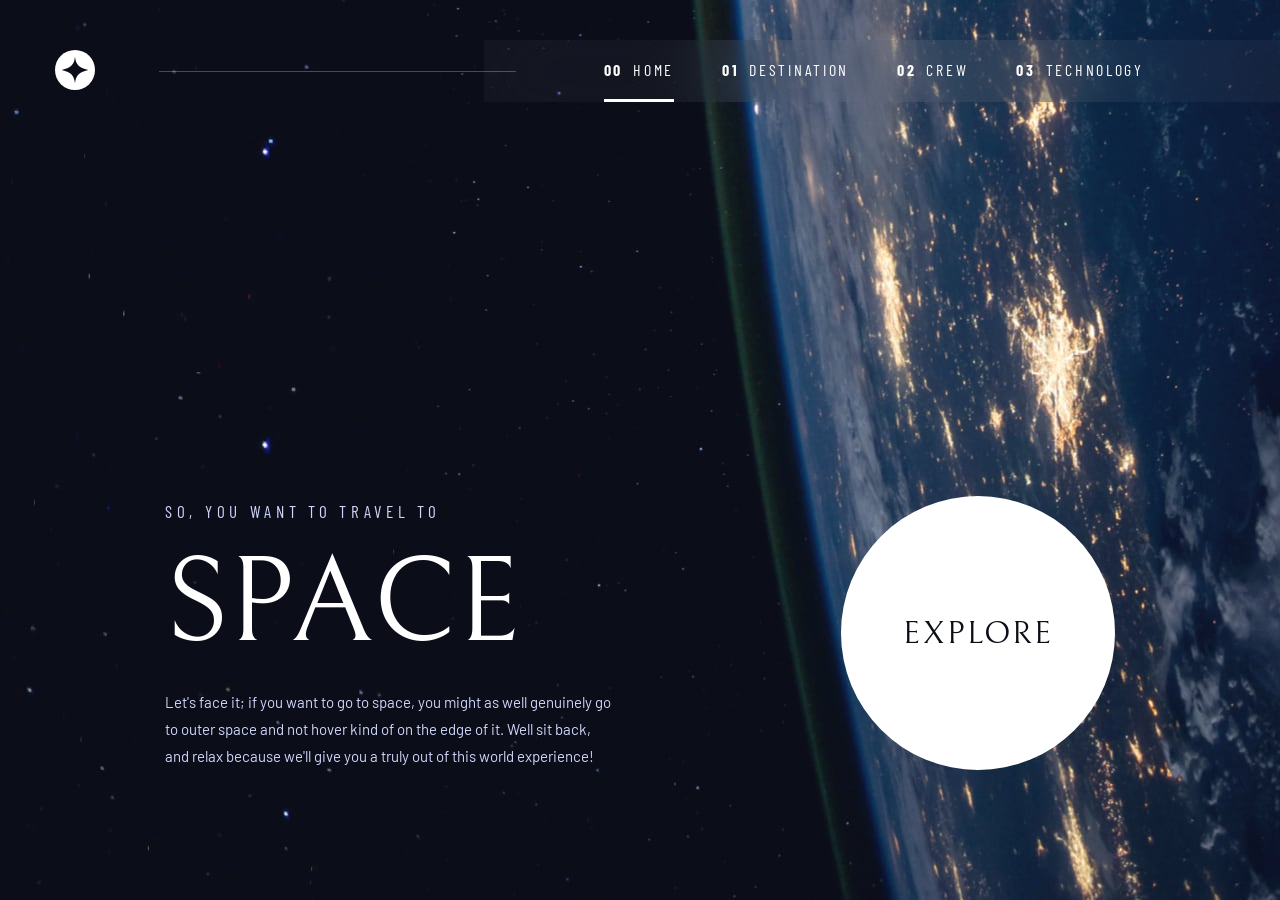
<file: Space-tourism/index.html>
<!DOCTYPE html>
<html lang="en">
<head>
  <meta charset="UTF-8" />
  <meta name="viewport" content="width=device-width, initial-scale=1.0" />
  <title>Space Tourism</title>
  <link rel="preconnect" href="https://fonts.googleapis.com" />
  <link rel="preconnect" href="https://fonts.gstatic.com" crossorigin />
  <link href="https://fonts.googleapis.com/css2?family=Barlow:wght@400&family=Barlow+Condensed:wght@400;700&family=Bellefair&display=swap" rel="stylesheet" />
  <link rel="stylesheet" href="css/style.css" />
  <link rel="stylesheet" href="css/site.css" />
</head>
<body>
  <header class="header">
    <a href="index.html" class="logo" aria-label="Home">
      <svg viewBox="0 0 48 48" width="40" height="40" aria-hidden="true">
        <circle cx="24" cy="24" r="24" fill="#fff" />
        <path d="M24 8c1 9 4 13 16 16-12 3-15 7-16 16-1-9-4-13-16-16 12-3 15-7 16-16Z" fill="#0b0d17" />
      </svg>
    </a>
    
     <span class="line"></span>
    <nav class="nav" aria-label="Primary">
      <ul>
        <li><a href="index.html" class="active"><b>00</b> Home</a></li>
        <li><a href="destination-mars.html"><b>01</b> Destination</a></li>
        <li><a href="crew-engineer.html"><b>02</b> Crew</a></li>
        <li><a href="technology-vehicle.html"><b>03</b> Technology</a></li>
      </ul>
    </nav>
  </header>

  <main class="hero">
    <section class="hero-text">
      <h5>So, you want to travel to</h5>
      <h1>Space</h1>
      <p>
        Let's face it; if you want to go to space, you might as well genuinely
        go to outer space and not hover kind of on the edge of it. Well sit
        back, and relax because we'll give you a truly out of this world
        experience!
      </p>
    </section>

    <a href="destination-mars.html" class="explore">Explore</a>
  </main>
  <script src="js/site.js" defer></script>
</body>
</html>
</file>
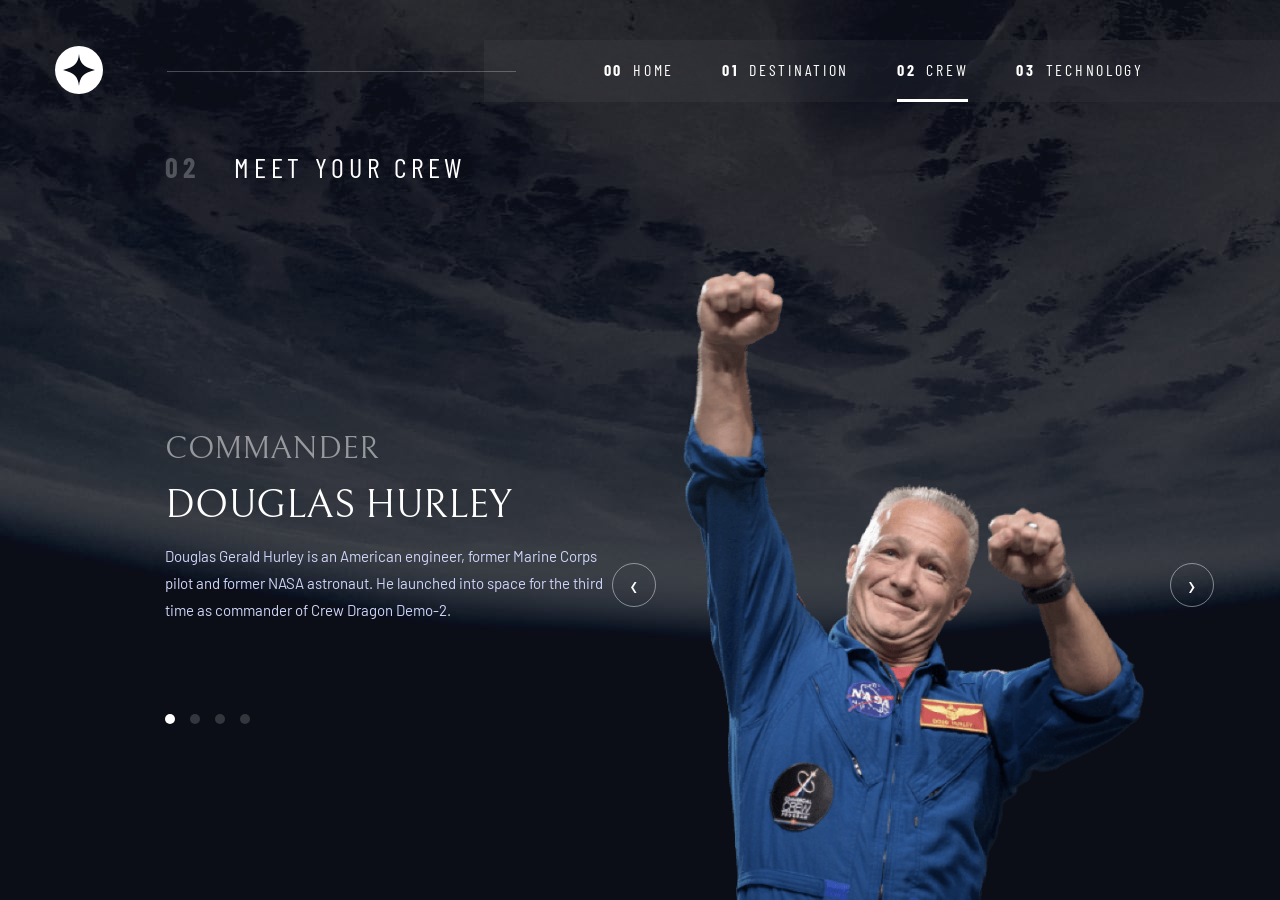
<file: Space-tourism/crew-commander.html>
<!DOCTYPE html>
<html lang="en">
<head>
  <meta charset="UTF-8" />
  <meta name="viewport" content="width=device-width, initial-scale=1.0" />
  <title>Crew</title>
  <link rel="preconnect" href="https://fonts.googleapis.com" />
  <link rel="preconnect" href="https://fonts.gstatic.com" crossorigin />
  <link href="https://fonts.googleapis.com/css2?family=Barlow:wght@400&family=Barlow+Condensed:wght@400;700&family=Bellefair&display=swap" rel="stylesheet" />
  <link rel="stylesheet" href="css/crew.css" />
  <link rel="stylesheet" href="css/site.css" />
</head>
<body>
  <header class="header">
    <a href="index.html" class="logo" aria-label="Home">
      <svg viewBox="0 0 48 48" width="48" height="48" aria-hidden="true">
        <circle cx="24" cy="24" r="24" fill="#fff" />
        <path d="M24 8c1 9 4 13 16 16-12 3-15 7-16 16-1-9-4-13-16-16 12-3 15-7 16-16Z" fill="#0b0d17" />
      </svg>
    </a>
    <span class="line"></span>
    <nav class="nav" aria-label="Primary">
      <ul>
        <li><a href="index.html"><b>00</b> Home</a></li>
        <li><a href="destination-mars.html"><b>01</b> Destination</a></li>
        <li><a href="crew-engineer.html"><b>02</b> Crew</a></li>
        <li><a href="technology-capsule.html"><b>03</b> Technology</a></li>
      </ul>
    </nav>
  </header>

  <main class="crew">
    <h2 class="page-title"><span>02</span> Meet your crew</h2>

    <div class="content">
      <section class="text" id="crew-text">
        <h4 class="role" id="role">Commander</h4>
        <h1 class="name" id="name">Douglas Hurley</h1>
        <p class="bio" id="bio">
           Douglas Gerald Hurley is an American engineer, former Marine Corps pilot 
  and former NASA astronaut. He launched into space for the third time as 
        commander of Crew Dragon Demo-2.
      </p>

        <div class="dots" aria-label="Crew members">
          <a href="crew-commander.html" class="dot active" aria-label="Douglas Hurley"></a>
          <a href="crew-specialist.html" class="dot" aria-label="Mark Shuttleworth"></a>
          <a href="crew-pilot.html" class="dot" aria-label="Victor Glover"></a>
          <a href="crew-engineer.html" class="dot" aria-label="Anousheh Ansari"></a> 
        </div>
      </section>

      <div class="photo" id="photo">
        <a class="crew-arrow" data-direction="previous" href="crew-engineer.html" aria-label="Previous crew member"><span aria-hidden="true">&lsaquo;</span></a>
        <img id="crew-img" src="assets/images/crew/image-douglas-hurley.png" alt="Douglas Hurley, commander" />
        <a class="crew-arrow" data-direction="next" href="crew-specialist.html" aria-label="Next crew member"><span aria-hidden="true">&rsaquo;</span></a>
      </div>
    </div>
  </main>

  <script src="js/site.js" defer></script>
</body>
</html>
</file>
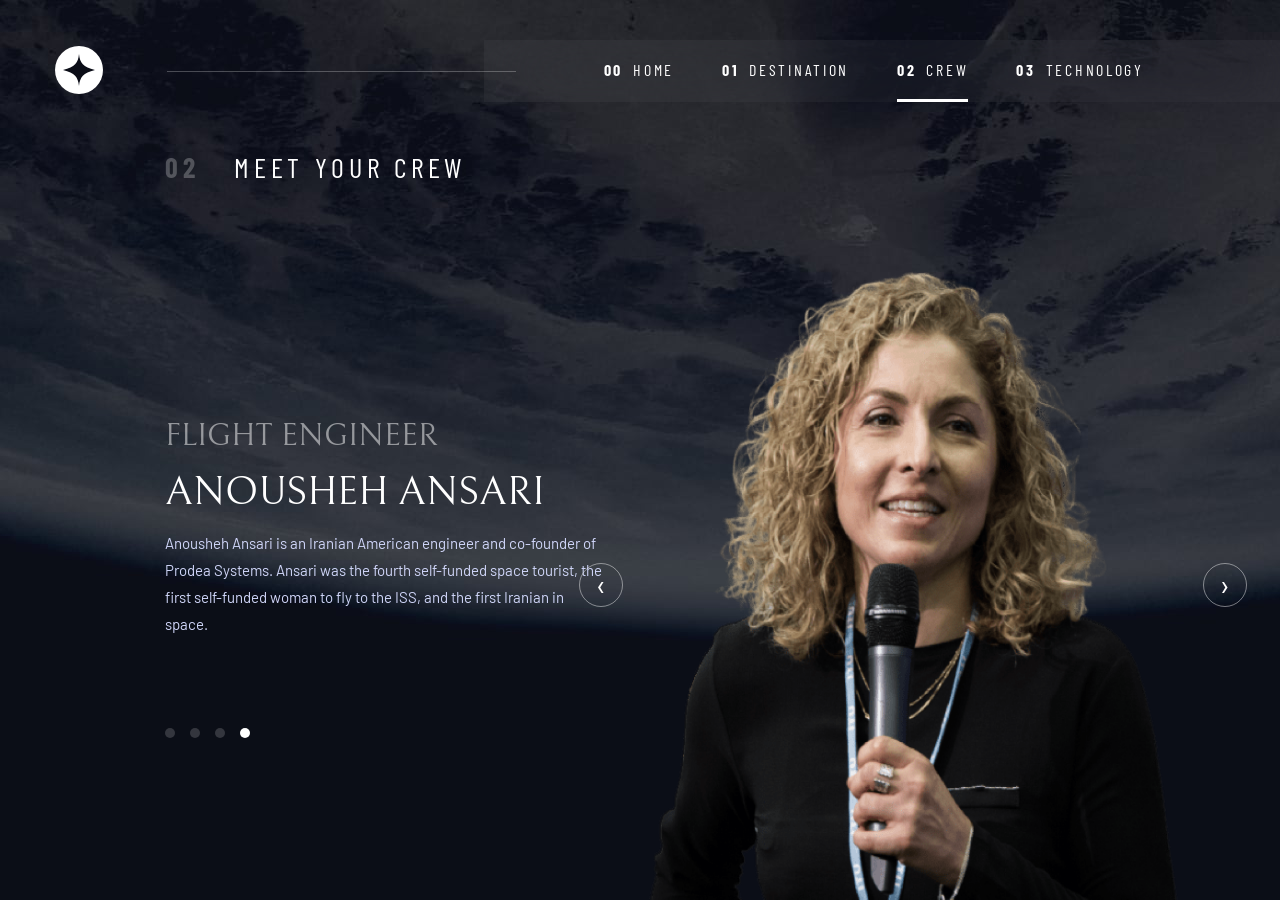
<file: Space-tourism/crew-engineer.html>
<!DOCTYPE html>
<html lang="en">
<head>
  <meta charset="UTF-8" />
  <meta name="viewport" content="width=device-width, initial-scale=1.0" />
  <title>Crew</title>
  <link rel="preconnect" href="https://fonts.googleapis.com" />
  <link rel="preconnect" href="https://fonts.gstatic.com" crossorigin />
  <link href="https://fonts.googleapis.com/css2?family=Barlow:wght@400&family=Barlow+Condensed:wght@400;700&family=Bellefair&display=swap" rel="stylesheet" />
  <link rel="stylesheet" href="css/crew.css" />
  <link rel="stylesheet" href="css/site.css" />
</head>
<body>
  <header class="header">
    <a href="index.html" class="logo" aria-label="Home">
      <svg viewBox="0 0 48 48" width="48" height="48" aria-hidden="true">
        <circle cx="24" cy="24" r="24" fill="#fff" />
        <path d="M24 8c1 9 4 13 16 16-12 3-15 7-16 16-1-9-4-13-16-16 12-3 15-7 16-16Z" fill="#0b0d17" />
      </svg>
    </a>
    <span class="line"></span>
    <nav class="nav" aria-label="Primary">
      <ul>
        <li><a href="index.html"><b>00</b> Home</a></li>
        <li><a href="destination-mars.html"><b>01</b> Destination</a></li>
        <li><a href="crew-engineer.html" class="active"><b>02</b> Crew</a></li>
        <li><a href="technology-capsule.html"><b>03</b> Technology</a></li>
      </ul>
    </nav>
  </header>

  <main class="crew">
    <h2 class="page-title"><span>02</span> Meet your crew</h2>

    <div class="content">
      <section class="text" id="crew-text">
        <h4 class="role" id="role">Flight Engineer</h4>
        <h1 class="name" id="name">Anousheh Ansari</h1>
        <p class="bio" id="bio">
          Anousheh Ansari is an Iranian American engineer and co-founder of
          Prodea Systems. Ansari was the fourth self-funded space tourist,
          the first self-funded woman to fly to the ISS, and the first
          Iranian in space.
        </p>

        <div class="dots" aria-label="Crew members">
          <a href="crew-commander.html" class="dot" aria-label="Douglas Hurley"></a>
          <a href="crew-specialist.html" class="dot" aria-label="Mark Shuttleworth"></a>
          <a href="crew-pilot.html" class="dot" aria-label="Victor Glover"></a>
          <a href="crew-engineer.html" class="dot active" aria-label="Anousheh Ansari"></a> 
        </div>
      </section>

      <div class="photo" id="photo">
        <a class="crew-arrow" data-direction="previous" href="crew-pilot.html" aria-label="Previous crew member"><span aria-hidden="true">&lsaquo;</span></a>
        <img id="crew-img" src="assets/images/crew/image-anousheh-ansari.png" alt="Anousheh Ansari, flight engineer" />
        <a class="crew-arrow" data-direction="next" href="crew-commander.html" aria-label="Next crew member"><span aria-hidden="true">&rsaquo;</span></a>
      </div>
    </div>
  </main>

  <script src="js/site.js" defer></script>
</body>
</html>
</file>
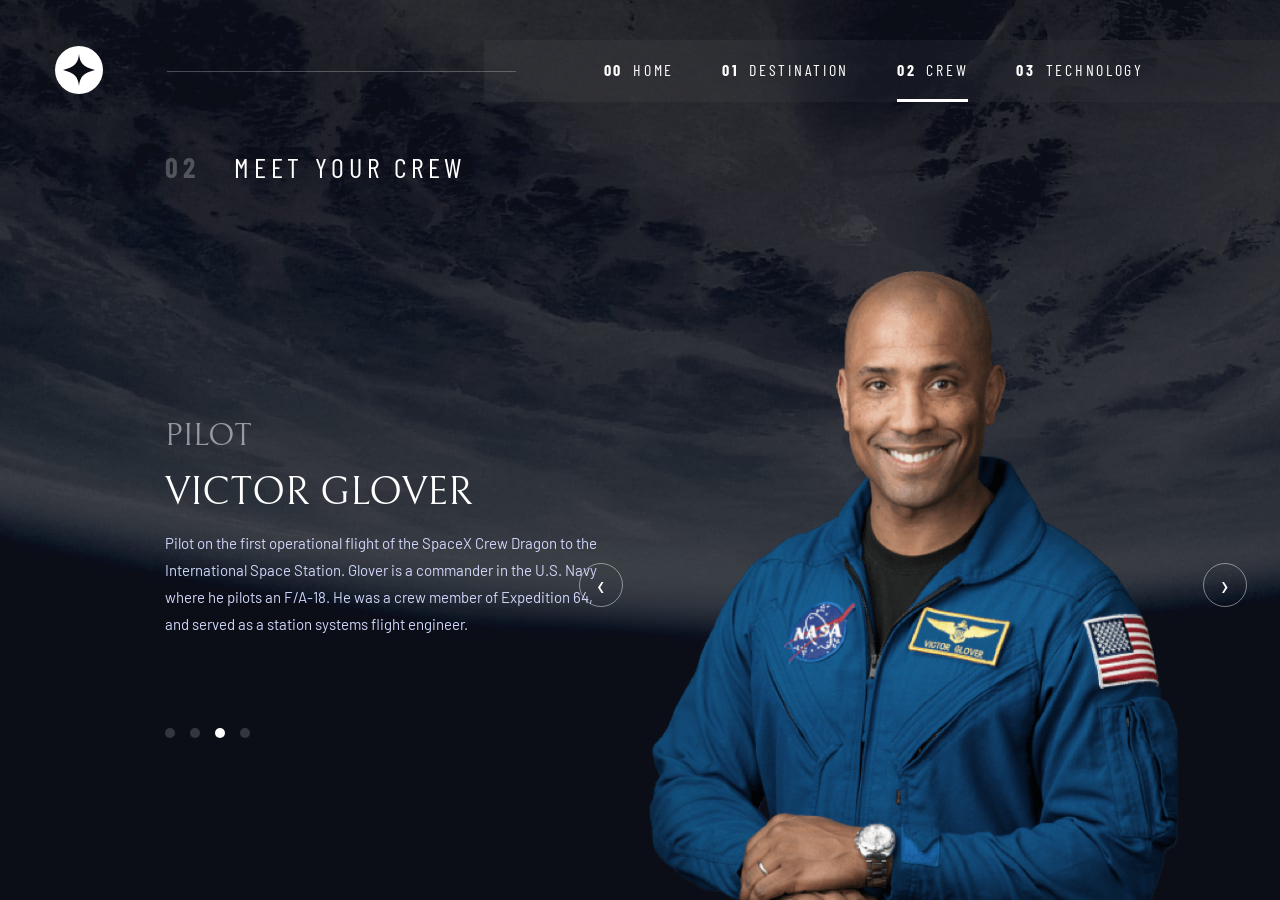
<file: Space-tourism/crew-pilot.html>
<!DOCTYPE html>
<html lang="en">
<head>
  <meta charset="UTF-8" />
  <meta name="viewport" content="width=device-width, initial-scale=1.0" />
  <title>Crew</title>
  <link rel="preconnect" href="https://fonts.googleapis.com" />
  <link rel="preconnect" href="https://fonts.gstatic.com" crossorigin />
  <link href="https://fonts.googleapis.com/css2?family=Barlow:wght@400&family=Barlow+Condensed:wght@400;700&family=Bellefair&display=swap" rel="stylesheet" />
  <link rel="stylesheet" href="css/crew.css" />
  <link rel="stylesheet" href="css/site.css" />
</head>
<body>
  <header class="header">
    <a href="index.html" class="logo" aria-label="Home">
      <svg viewBox="0 0 48 48" width="48" height="48" aria-hidden="true">
        <circle cx="24" cy="24" r="24" fill="#fff" />
        <path d="M24 8c1 9 4 13 16 16-12 3-15 7-16 16-1-9-4-13-16-16 12-3 15-7 16-16Z" fill="#0b0d17" />
      </svg>
    </a>
    <span class="line"></span>
    <nav class="nav" aria-label="Primary">
      <ul>
         <li><a href="index.html"><b>00</b> Home</a></li>
        <li><a href="destination-mars.html"><b>01</b> Destination</a></li>
        <li><a href="crew-engineer.html"><b>02</b> Crew</a></li>
        <li><a href="technology-capsule.html"><b>03</b> Technology</a></li>
    </nav>
  </header>

  <main class="crew">
    <h2 class="page-title"><span>02</span> Meet your crew</h2>

    <div class="content">
      <section class="text" id="crew-text">
        <h4 class="role" id="role">Pilot</h4>
        <h1 class="name" id="name">Victor Glover</h1>
        <p class="bio" id="bio">
          Pilot on the first operational flight of the SpaceX Crew Dragon to
          the International Space Station. Glover is a commander in the U.S.
          Navy where he pilots an F/A-18. He was a crew member of Expedition
          64, and served as a station systems flight engineer.
        </p>

        <div class="dots" aria-label="Crew members">
        <a href="crew-commander.html" class="dot" aria-label="Douglas Hurley"></a>
          <a href="crew-specialist.html" class="dot" aria-label="Mark Shuttleworth"></a>
          <a href="crew-pilot.html" class="dot active" aria-label="Victor Glover"></a>
          <a href="crew-engineer.html" class="dot" aria-label="Anousheh Ansari"></a> 
        </div>
      </section>

      <div class="photo" id="photo">
        <a class="crew-arrow" data-direction="previous" href="crew-specialist.html" aria-label="Previous crew member"><span aria-hidden="true">&lsaquo;</span></a>
        <img id="crew-img" src="assets/images/crew/image-victor-glover.png" alt="Victor Glover, pilot" />
        <a class="crew-arrow" data-direction="next" href="crew-engineer.html" aria-label="Next crew member"><span aria-hidden="true">&rsaquo;</span></a>
      </div>
    </div>
  </main>

  <script src="js/site.js" defer></script>
</body>
</html>
</file>
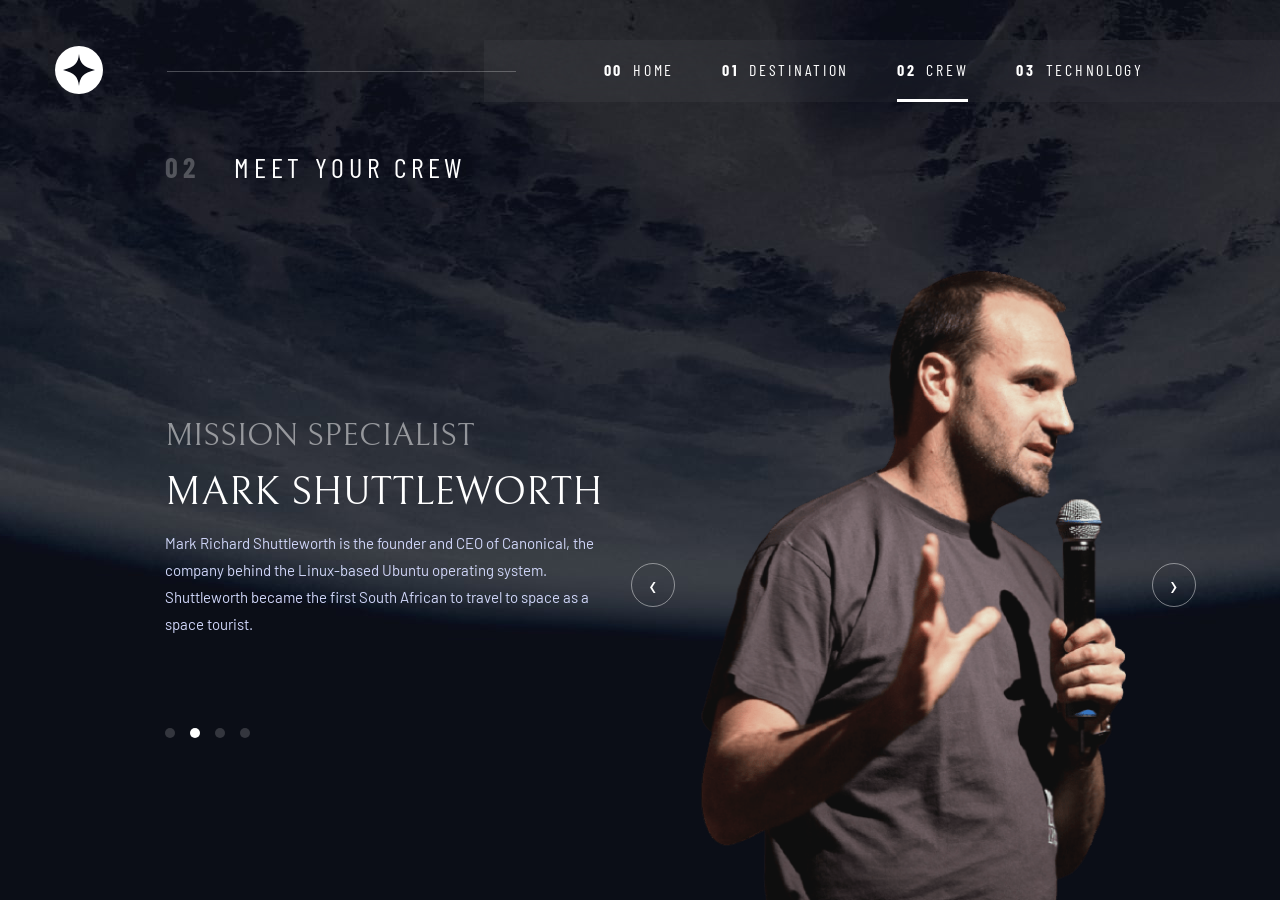
<file: Space-tourism/crew-specialist.html>
<!DOCTYPE html>
<html lang="en">
<head>
  <meta charset="UTF-8" />
  <meta name="viewport" content="width=device-width, initial-scale=1.0" />
  <title>Crew</title>
  <link rel="preconnect" href="https://fonts.googleapis.com" />
  <link rel="preconnect" href="https://fonts.gstatic.com" crossorigin />
  <link href="https://fonts.googleapis.com/css2?family=Barlow:wght@400&family=Barlow+Condensed:wght@400;700&family=Bellefair&display=swap" rel="stylesheet" />
  <link rel="stylesheet" href="css/crew.css" />
  <link rel="stylesheet" href="css/site.css" />
</head>
<body>
  <header class="header">
    <a href="index.html" class="logo" aria-label="Home">
      <svg viewBox="0 0 48 48" width="48" height="48" aria-hidden="true">
        <circle cx="24" cy="24" r="24" fill="#fff" />
        <path d="M24 8c1 9 4 13 16 16-12 3-15 7-16 16-1-9-4-13-16-16 12-3 15-7 16-16Z" fill="#0b0d17" />
      </svg>
    </a>
    <span class="line"></span>
    <nav class="nav" aria-label="Primary">
      <ul>
         <li><a href="index.html"><b>00</b> Home</a></li>
        <li><a href="destination-mars.html"><b>01</b> Destination</a></li>
        <li><a href="crew-engineer.html"><b>02</b> Crew</a></li>
        <li><a href="technology-capsule.html"><b>03</b> Technology</a></li>
      </ul>
    </nav>
  </header>

  <main class="crew">
    <h2 class="page-title"><span>02</span> Meet your crew</h2>

    <div class="content">
      <section class="text" id="crew-text">
        <h4 class="role" id="role"> Mission Specialist</h4>
        <h1 class="name" id="name">Mark Shuttleworth</h1>
        <p class="bio" id="bio">
          Mark Richard Shuttleworth is the founder and CEO of Canonical, the
          company behind the Linux-based Ubuntu operating system. Shuttleworth
          became the first South African to travel to space as a space tourist.
        </p>

        <div class="dots" aria-label="Crew members">
          <a href="crew-commander.html" class="dot" aria-label="Douglas Hurley"></a>
          <a href="crew-specialist.html" class="dot active" aria-label="Mark Shuttleworth"></a>
          <a href="crew-pilot.html" class="dot" aria-label="Victor Glover"></a>
          <a href="crew-engineer.html" class="dot" aria-label="Anousheh Ansari"></a> 
        </div>
      </section>

      <div class="photo" id="photo">
        <a class="crew-arrow" data-direction="previous" href="crew-commander.html" aria-label="Previous crew member"><span aria-hidden="true">&lsaquo;</span></a>
        <img id="crew-img" src="assets/images/crew/image-mark-shuttleworth.png" alt="Mark Shuttleworth, Mission Specialist" />
        <a class="crew-arrow" data-direction="next" href="crew-pilot.html" aria-label="Next crew member"><span aria-hidden="true">&rsaquo;</span></a>
      </div>
    </div>
  </main>

  <script src="js/site.js" defer></script>
</body>
</html>
</file>
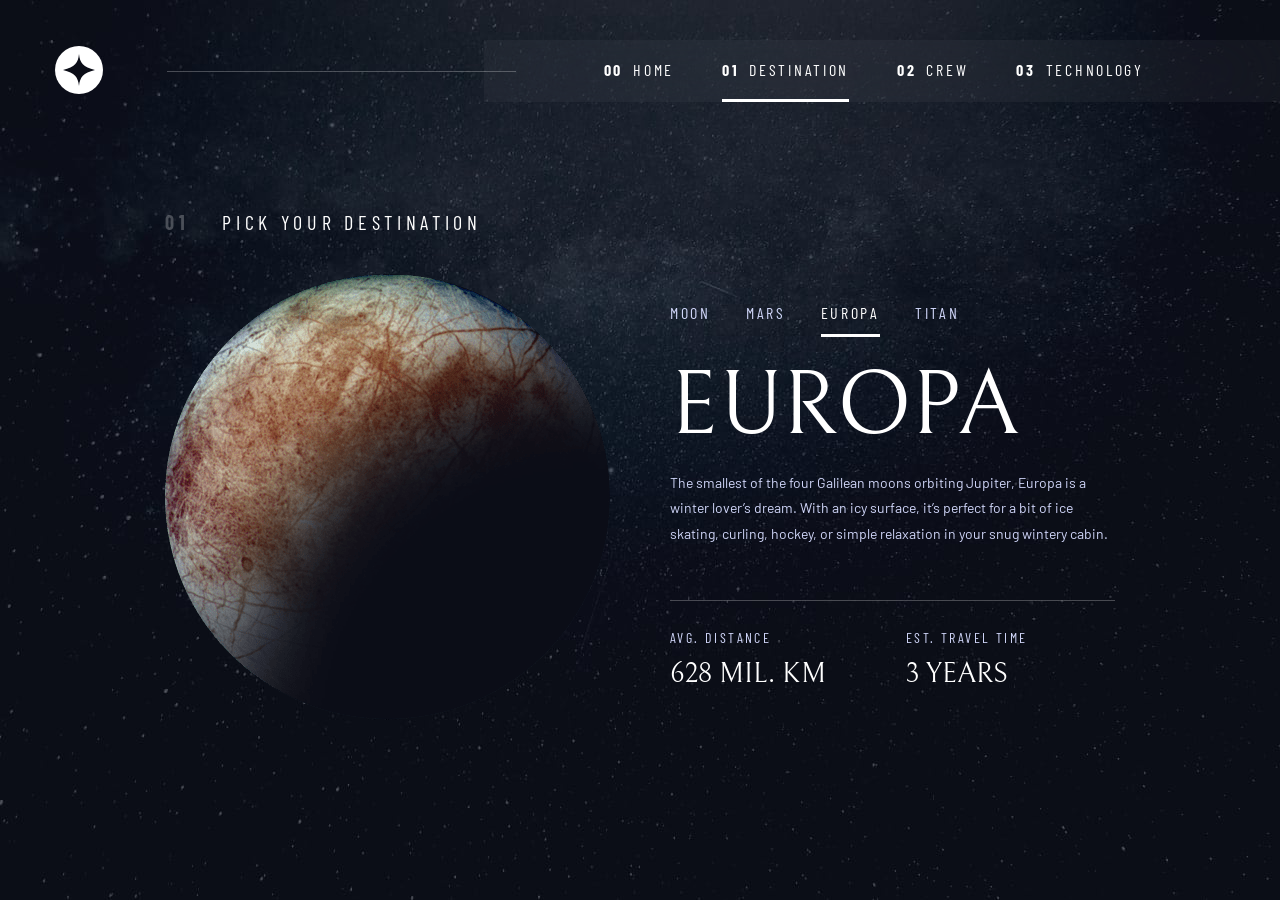
<file: Space-tourism/destination-europa.html>
<!DOCTYPE html>
<html lang="en">
<head>
  <meta charset="UTF-8" />
  <meta name="viewport" content="width=device-width, initial-scale=1.0" />
  <title>Destination</title>
  <link rel="preconnect" href="https://fonts.googleapis.com" />
  <link rel="preconnect" href="https://fonts.gstatic.com" crossorigin />
  <link href="https://fonts.googleapis.com/css2?family=Barlow:wght@400&family=Barlow+Condensed:wght@400;700&family=Bellefair&display=swap" rel="stylesheet" />
  <link rel="stylesheet" href="css/destination-mars.css" />
  <link rel="stylesheet" href="css/site.css" />
</head>
<body>
  <header class="header">
    <a href="index.html" class="logo" aria-label="Home">
      <svg viewBox="0 0 48 48" width="48" height="48" aria-hidden="true">
        <circle cx="24" cy="24" r="24" fill="#fff" />
        <path d="M24 8c1 9 4 13 16 16-12 3-15 7-16 16-1-9-4-13-16-16 12-3 15-7 16-16Z" fill="#0b0d17" />
      </svg>
    </a>
    <span class="line"></span>
    <nav class="nav" aria-label="Primary">
      <ul>
        <li><a href="index.html"><b>00</b> Home</a></li>
        <li><a href="destination-mars.html" class="active"><b>01</b> Destination</a></li>
        <li><a href="crew-engineer.html"><b>02</b> Crew</a></li>
        <li><a href="technology-vehicle.html"><b>03</b> Technology</a></li>
      </ul>
    </nav>
  </header>

  <main class="destination">
    <h2 class="page-title"><span>01</span> Pick your destination</h2>

    <div class="content">
      <div class="planet">
        <img src="assets/images/destinations/image-europa.png" alt="The moon Europa" />
      </div>

      <section class="info">
        <ul class="tabs">
          <li><a href="destination-moon.html">Moon</a></li>
          <li><a href="destination-mars.html">Mars</a></li>
          <li><a href="destination-europa.html" class="active">Europa</a></li>
          <li><a href="destination-titan.html">Titan</a></li>
        </ul>

        <h1>Europa</h1>
        <p>
            The smallest of the four Galilean moons orbiting Jupiter, Europa is a 
            winter lover’s dream. With an icy surface, it’s perfect for a bit of 
            ice skating, curling, hockey, or simple relaxation in your snug 
            wintery cabin.
        </p>

        <div class="stats">
          <div>
            <span class="label">Avg. distance</span>
            <span class="value">628 mil. km</span>
          </div>
          <div>
            <span class="label">Est. travel time</span>
            <span class="value">3 years</span>
          </div>
        </div>
      </section>
    </div>
  </main>
  <script src="js/site.js" defer></script>
</body>
</html>
</file>
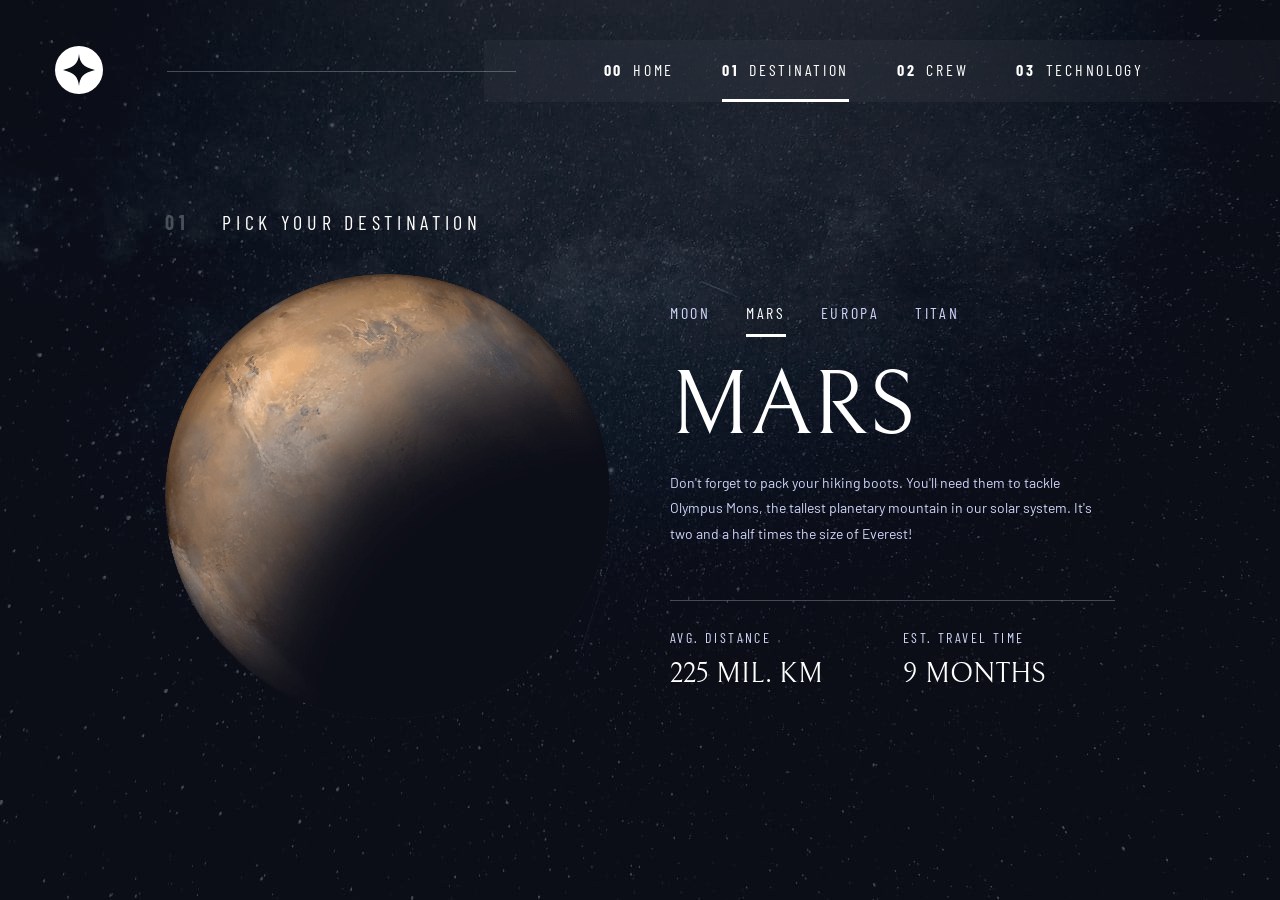
<file: Space-tourism/destination-mars.html>
<!DOCTYPE html>
<html lang="en">
<head>
  <meta charset="UTF-8" />
  <meta name="viewport" content="width=device-width, initial-scale=1.0" />
  <title>Destination</title>
  <link rel="preconnect" href="https://fonts.googleapis.com" />
  <link rel="preconnect" href="https://fonts.gstatic.com" crossorigin />
  <link href="https://fonts.googleapis.com/css2?family=Barlow:wght@400&family=Barlow+Condensed:wght@400;700&family=Bellefair&display=swap" rel="stylesheet" />
  <link rel="stylesheet" href="css/destination-mars.css" />
  <link rel="stylesheet" href="css/site.css" />
</head>
<body>
  <header class="header">
    <a href="index.html" class="logo" aria-label="Home">
      <svg viewBox="0 0 48 48" width="48" height="48" aria-hidden="true">
        <circle cx="24" cy="24" r="24" fill="#fff" />
        <path d="M24 8c1 9 4 13 16 16-12 3-15 7-16 16-1-9-4-13-16-16 12-3 15-7 16-16Z" fill="#0b0d17" />
      </svg>
    </a>
    <span class="line"></span>
    <nav class="nav" aria-label="Primary">
      <ul>
        <li><a href="index.html"><b>00</b> Home</a></li>
        <li><a href="destination-mars.html" class="active"><b>01</b> Destination</a></li>
        <li><a href="crew-engineer.html"><b>02</b> Crew</a></li>
        <li><a href="technology-vehicle.html"><b>03</b> Technology</a></li>
      </ul>
    </nav>
  </header>

  <main class="destination">
    <h2 class="page-title"><span>01</span> Pick your destination</h2>

    <div class="content">
      <div class="planet">
        <img src="assets/images/destinations/image-mars.png" alt="The planet Mars" />
      </div>

      <section class="info">
        <ul class="tabs">
          <li><a href="destination-moon.html">Moon</a></li>
          <li><a href="destination-mars.html" class="active">Mars</a></li>
          <li><a href="destination-europa.html">Europa</a></li>
          <li><a href="destination-titan.html">Titan</a></li>
        </ul>

        <h1>Mars</h1>
        <p>
          Don't forget to pack your hiking boots. You'll need them to tackle
          Olympus Mons, the tallest planetary mountain in our solar system.
          It's two and a half times the size of Everest!
        </p>

        <div class="stats">
          <div>
            <span class="label">Avg. distance</span>
            <span class="value">225 mil. km</span>
          </div>
          <div>
            <span class="label">Est. travel time</span>
            <span class="value">9 months</span>
          </div>
        </div>
      </section>
    </div>
  </main>
  <script src="js/site.js" defer></script>
</body>
</html>
</file>
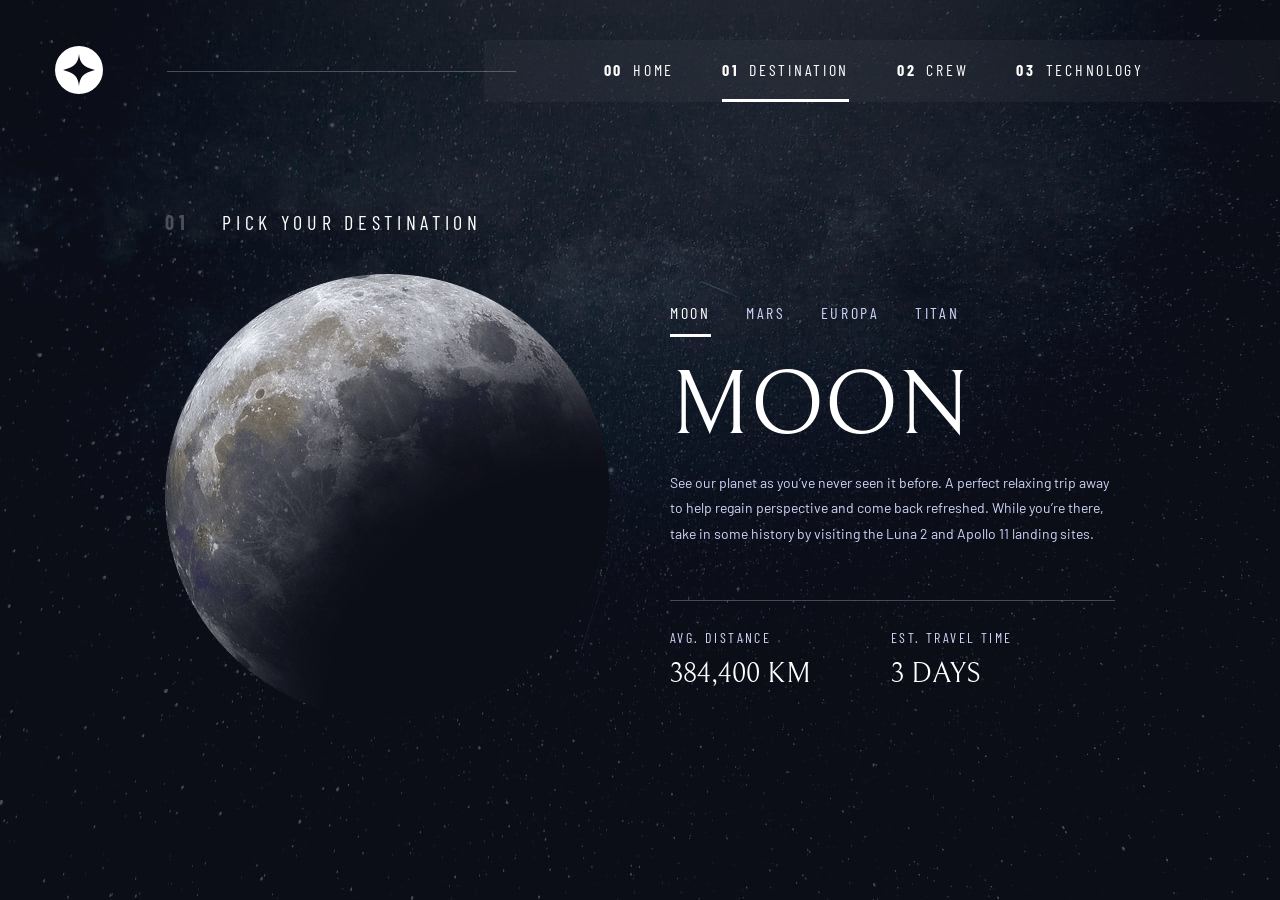
<file: Space-tourism/destination-moon.html>
<!DOCTYPE html>
<html lang="en">
<head>
  <meta charset="UTF-8" />
  <meta name="viewport" content="width=device-width, initial-scale=1.0" />
  <title>Destination</title>
  <link rel="preconnect" href="https://fonts.googleapis.com" />
  <link rel="preconnect" href="https://fonts.gstatic.com" crossorigin />
  <link href="https://fonts.googleapis.com/css2?family=Barlow:wght@400&family=Barlow+Condensed:wght@400;700&family=Bellefair&display=swap" rel="stylesheet" />
  <link rel="stylesheet" href="css/destination-mars.css" />
  <link rel="stylesheet" href="css/site.css" />
</head>
<body>
  <header class="header">
    <a href="index.html" class="logo" aria-label="Home">
      <svg viewBox="0 0 48 48" width="48" height="48" aria-hidden="true">
        <circle cx="24" cy="24" r="24" fill="#fff" />
        <path d="M24 8c1 9 4 13 16 16-12 3-15 7-16 16-1-9-4-13-16-16 12-3 15-7 16-16Z" fill="#0b0d17" />
      </svg>
    </a>
    <span class="line"></span>
    <nav class="nav" aria-label="Primary">
      <ul>
        <li><a href="index.html"><b>00</b> Home</a></li>
        <li><a href="destination-mars.html" class="active"><b>01</b> Destination</a></li>
        <li><a href="crew-engineer.html"><b>02</b> Crew</a></li>
        <li><a href="technology-vehicle.html"><b>03</b> Technology</a></li>
      </ul>
    </nav>
  </header>

  <main class="destination">
    <h2 class="page-title"><span>01</span> Pick your destination</h2>

    <div class="content">
      <div class="planet">
        <img src="assets/images/destinations/image-moon.png" alt="Earth's Moon" />
      </div>
    

      <section class="info">
        <ul class="tabs">
          <li><a href="destination-moon.html" class="active">Moon</a></li>
          <li><a href="destination-mars.html">Mars</a></li>
          <li><a href="destination-europa.html">Europa</a></li>
          <li><a href="destination-titan.html">Titan</a></li>
        </ul>

        <h1>Moon</h1>
        <p> See our planet as you’ve never seen it before. A perfect relaxing trip away to help 
            regain perspective and come back refreshed. While you’re there, take in some history 
            by visiting the Luna 2 and Apollo 11 landing sites.


        </p>

        <div class="stats">
          <div>
            <span class="label">Avg. distance</span>
            <span class="value">384,400 km</span>
          </div>
          <div>
            <span class="label">Est. travel time</span>
            <span class="value"> 3 days</span>
          </div>
        </div>
      </section>
    </div>
  </main>
  
  <script src="js/site.js" defer></script>
</body>
</html>
</file>
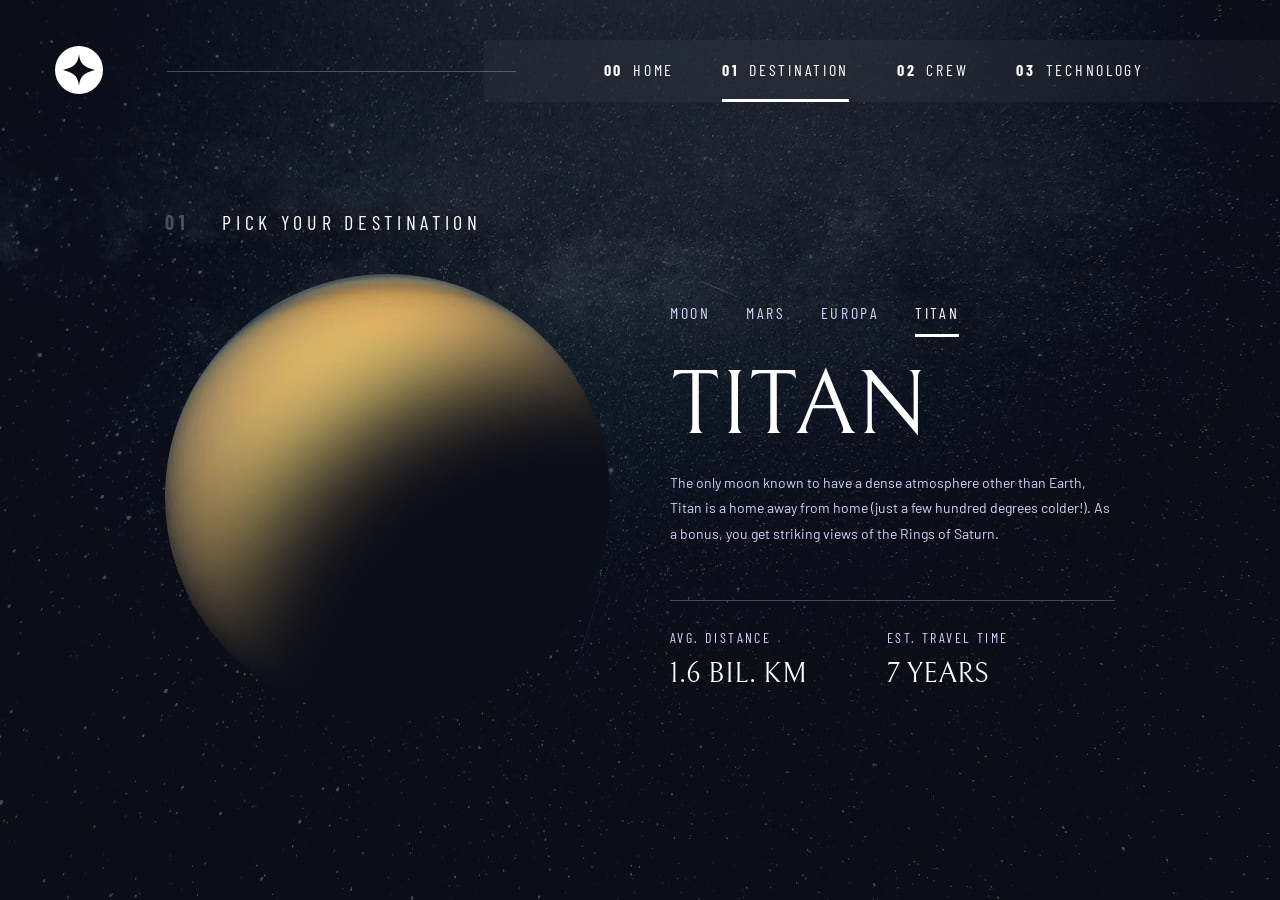
<file: Space-tourism/destination-titan.html>
<!DOCTYPE html>
<html lang="en">
<head>
  <meta charset="UTF-8" />
  <meta name="viewport" content="width=device-width, initial-scale=1.0" />
  <title>Destination</title>
  <link rel="preconnect" href="https://fonts.googleapis.com" />
  <link rel="preconnect" href="https://fonts.gstatic.com" crossorigin />
  <link href="https://fonts.googleapis.com/css2?family=Barlow:wght@400&family=Barlow+Condensed:wght@400;700&family=Bellefair&display=swap" rel="stylesheet" />
  <link rel="stylesheet" href="css/destination-mars.css" />
  <link rel="stylesheet" href="css/site.css" />
</head>
<body>
  <header class="header">
    <a href="index.html" class="logo" aria-label="Home">
      <svg viewBox="0 0 48 48" width="48" height="48" aria-hidden="true">
        <circle cx="24" cy="24" r="24" fill="#fff" />
        <path d="M24 8c1 9 4 13 16 16-12 3-15 7-16 16-1-9-4-13-16-16 12-3 15-7 16-16Z" fill="#0b0d17" />
      </svg>
    </a>
    <span class="line"></span>
    <nav class="nav" aria-label="Primary">
      <ul>
        <li><a href="index.html"><b>00</b> Home</a></li>
        <li><a href="destination-mars.html" class="active"><b>01</b> Destination</a></li>
        <li><a href="crew-engineer.html"><b>02</b> Crew</a></li>
        <li><a href="technology-vehicle.html"><b>03</b> Technology</a></li>
      </ul>
    </nav>
  </header>

  <main class="destination">
    <h2 class="page-title"><span>01</span> Pick your destination</h2>

    <div class="content">
      <div class="planet">
        <img src="assets/images/destinations/image-titan.png" alt="Saturn's moon Titan" />
      </div>

      <section class="info">
        <ul class="tabs">
          <li><a href="destination-moon.html">Moon</a></li>
          <li><a href="destination-mars.html">Mars</a></li>
          <li><a href="destination-europa.html">Europa</a></li>
          <li><a href="destination-titan.html" class="active">Titan</a></li>
        </ul>

        <h1>Titan</h1>
        <p>
          The only moon known to have a dense atmosphere other than Earth, Titan 
          is a home away from home (just a few hundred degrees colder!). As a 
          bonus, you get striking views of the Rings of Saturn.

        </p>

        <div class="stats">
          <div>
            <span class="label">Avg. distance</span>
            <span class="value"> 1.6 bil. km</span>
          </div>
          <div>
            <span class="label">Est. travel time</span>
            <span class="value"> 7 years</span>
          </div>
        </div>
      </section>
    </div>
  </main>
  <script src="js/site.js" defer></script>
</body>
</html>
</file>
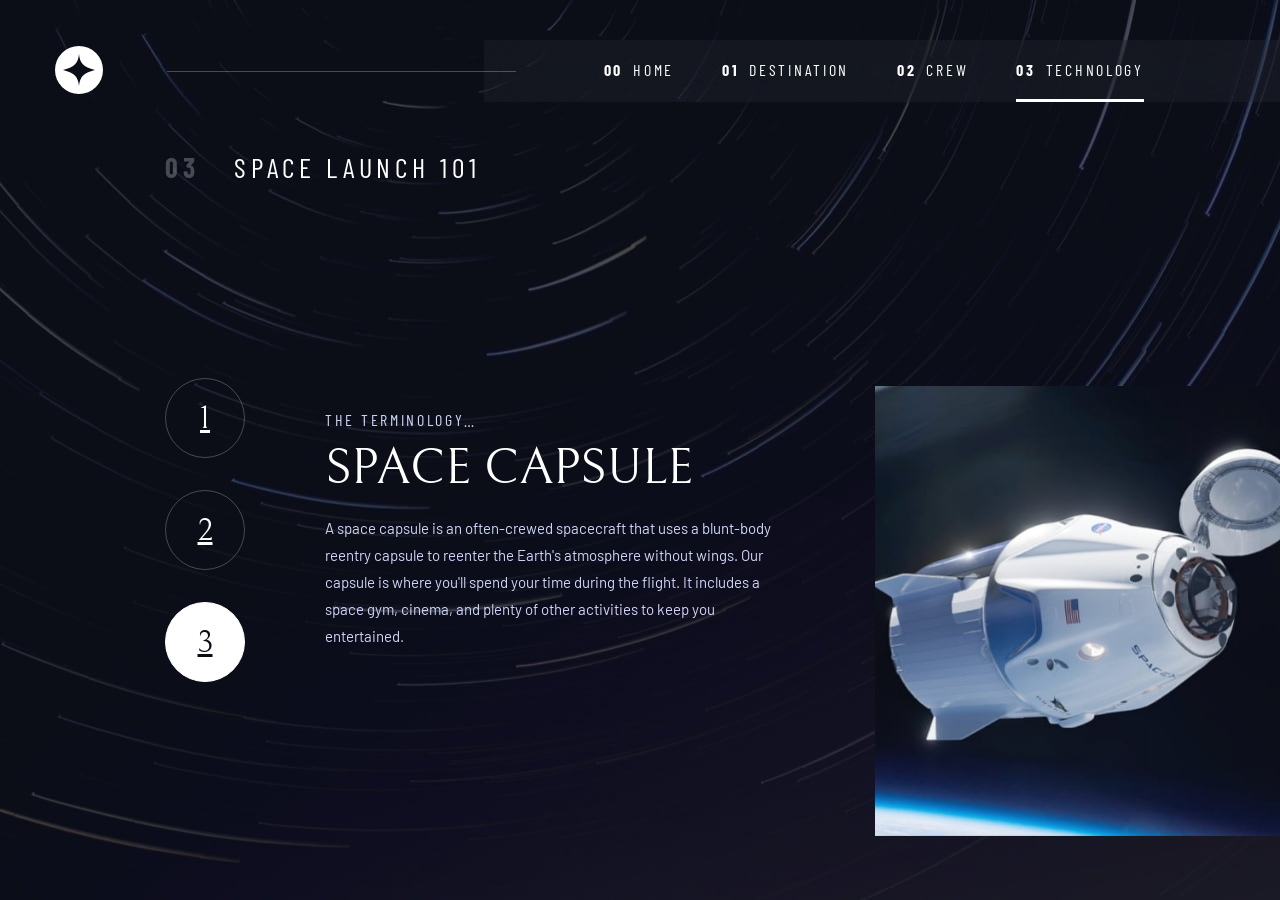
<file: Space-tourism/technology-capsule.html>
<!DOCTYPE html>
<html lang="en">
<head>
  <meta charset="UTF-8" />
  <meta name="viewport" content="width=device-width, initial-scale=1.0" />
  <title>Technology</title>
  <link rel="preconnect" href="https://fonts.googleapis.com" />
  <link rel="preconnect" href="https://fonts.gstatic.com" crossorigin />
  <link href="https://fonts.googleapis.com/css2?family=Barlow:wght@400&family=Barlow+Condensed:wght@400;700&family=Bellefair&display=swap" rel="stylesheet" />
  <link rel="stylesheet" href="css/technology.css" />
  <link rel="stylesheet" href="css/site.css" />
</head>
<body>
  <header class="header">
    <a href="index.html" class="logo" aria-label="Home">
      <svg viewBox="0 0 48 48" width="48" height="48" aria-hidden="true">
        <circle cx="24" cy="24" r="24" fill="#fff" />
        <path d="M24 8c1 9 4 13 16 16-12 3-15 7-16 16-1-9-4-13-16-16 12-3 15-7 16-16Z" fill="#0b0d17" />
      </svg>
    </a>
    <span class="line"></span>
    <nav class="nav" aria-label="Primary">
      <ul>
        <li><a href="index.html"><b>00</b> Home</a></li>
        <li><a href="destination-mars.html"><b>01</b> Destination</a></li>
        <li><a href="crew-engineer.html"><b>02</b> Crew</a></li>
        <li><a href="technology-capsule.html" class="active"><b>03</b> Technology</a></li>
      </ul>
    </nav>
  </header>

  <main class="tech">
    <h2 class="page-title"><span>03</span> Space launch 101</h2>

    <div class="content">
      <div class="steps" aria-label="Technology">
        <a href="technology-vehicle.html" class="step">1</a>
        <a href="technology-spaceport.html" class="step">2</a>
        <a href="technology-capsule.html" class="step active">3</a>
      </div>

      <section class="text" id="tech-text">
        <h4 class="label">The terminology…</h4>
        <h1 class="title" id="title">Space capsule</h1>
        <p class="desc" id="desc">
          A space capsule is an often-crewed spacecraft that uses a blunt-body
          reentry capsule to reenter the Earth's atmosphere without wings. Our
          capsule is where you'll spend your time during the flight. It includes
          a space gym, cinema, and plenty of other activities to keep you
          entertained.
        </p>
      </section>

      <div class="picture" id="picture">
        <img id="tech-img" src="assets/images/technology/image-space-capsule-portrait.jpg" alt="Space capsule" />
      </div>
    </div>
  </main>

  <script src="js/site.js" defer></script>
</body>
</html>
</file>
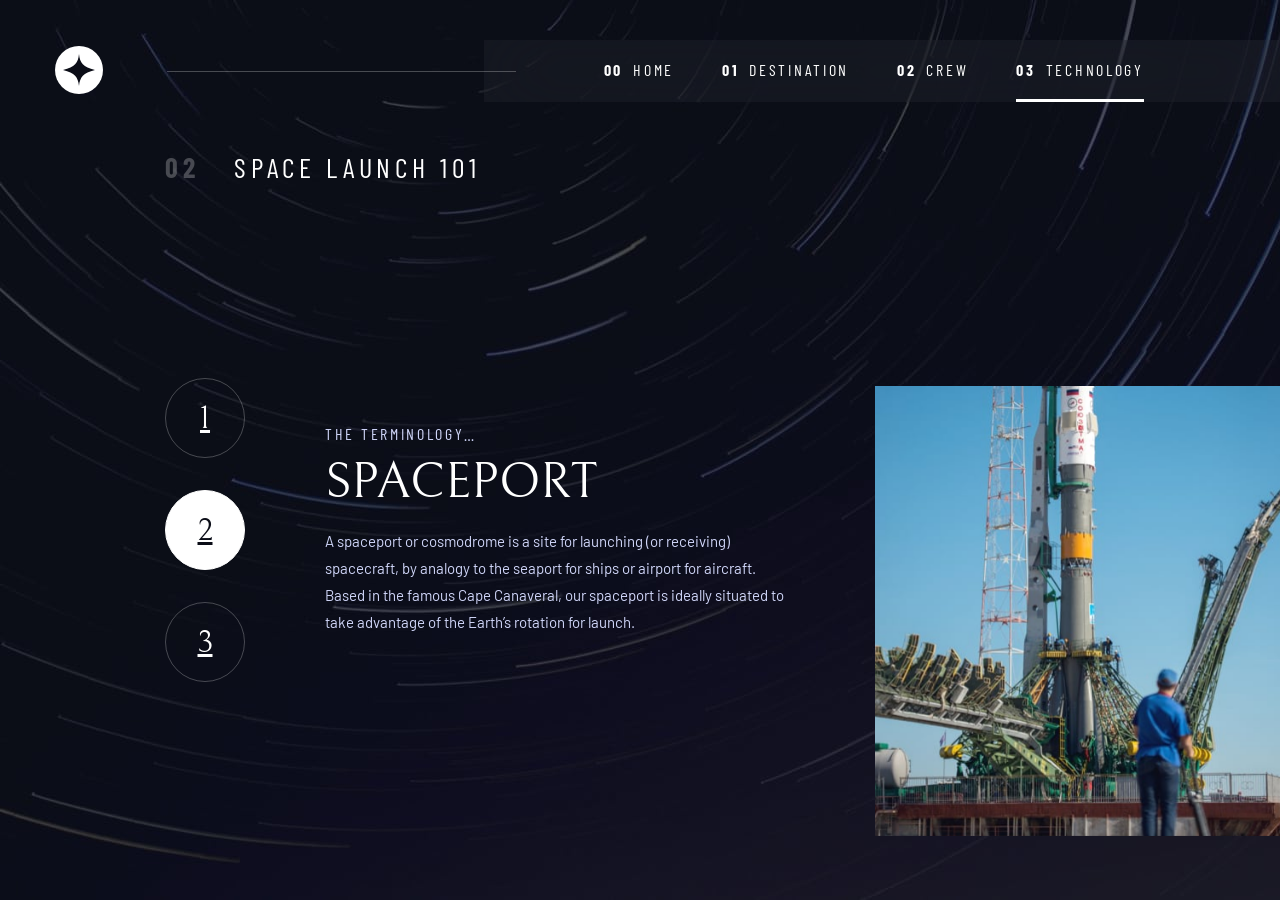
<file: Space-tourism/technology-spaceport.html>
<!DOCTYPE html>
<html lang="en">
<head>
  <meta charset="UTF-8" />
  <meta name="viewport" content="width=device-width, initial-scale=1.0" />
  <title>Technology</title>
  <link rel="preconnect" href="https://fonts.googleapis.com" />
  <link rel="preconnect" href="https://fonts.gstatic.com" crossorigin />
  <link href="https://fonts.googleapis.com/css2?family=Barlow:wght@400&family=Barlow+Condensed:wght@400;700&family=Bellefair&display=swap" rel="stylesheet" />
  <link rel="stylesheet" href="css/technology.css" />
  <link rel="stylesheet" href="css/site.css" />
</head>
<body>
  <header class="header">
    <a href="index.html" class="logo" aria-label="Home">
      <svg viewBox="0 0 48 48" width="48" height="48" aria-hidden="true">
        <circle cx="24" cy="24" r="24" fill="#fff" />
        <path d="M24 8c1 9 4 13 16 16-12 3-15 7-16 16-1-9-4-13-16-16 12-3 15-7 16-16Z" fill="#0b0d17" />
      </svg>
    </a>
    <span class="line"></span>
    <nav class="nav" aria-label="Primary">
      <ul>
        <li><a href="index.html"><b>00</b> Home</a></li>
        <li><a href="destination-mars.html"><b>01</b> Destination</a></li>
        <li><a href="crew-engineer.html"><b>02</b> Crew</a></li>
        <li><a href="technology-spaceport.html" class="active"><b>03</b> Technology</a></li>
      </ul>
    </nav>
  </header>

  <main class="tech">
    <h2 class="page-title"><span>02</span> Space launch 101</h2>

    <div class="content">
      <div class="steps" aria-label="Technology">
        <a href="technology-vehicle.html" class="step">1</a>
        <a href="technology-spaceport.html" class="step active">2</a>
        <a href="technology-capsule.html" class="step">3</a>
      </div>

      <section class="text" id="tech-text">
        <h4 class="label">The terminology…</h4>
        <h1 class="title" id="title">Spaceport</h1>
        <p class="desc" id="desc">
          A spaceport or cosmodrome is a site for launching (or receiving)
          spacecraft, by analogy to the seaport for ships or airport for
          aircraft. Based in the famous Cape Canaveral, our spaceport is ideally
          situated to take advantage of the Earth’s rotation for launch.
        </p>
      </section>

      <div class="picture" id="picture">
        <img id="tech-img" src="assets/images/technology/image-spaceport-portrait.jpg" alt="Spaceport" />
      </div>
    </div>
  </main>

  <script src="js/site.js" defer></script>
</body>
</html>
</file>
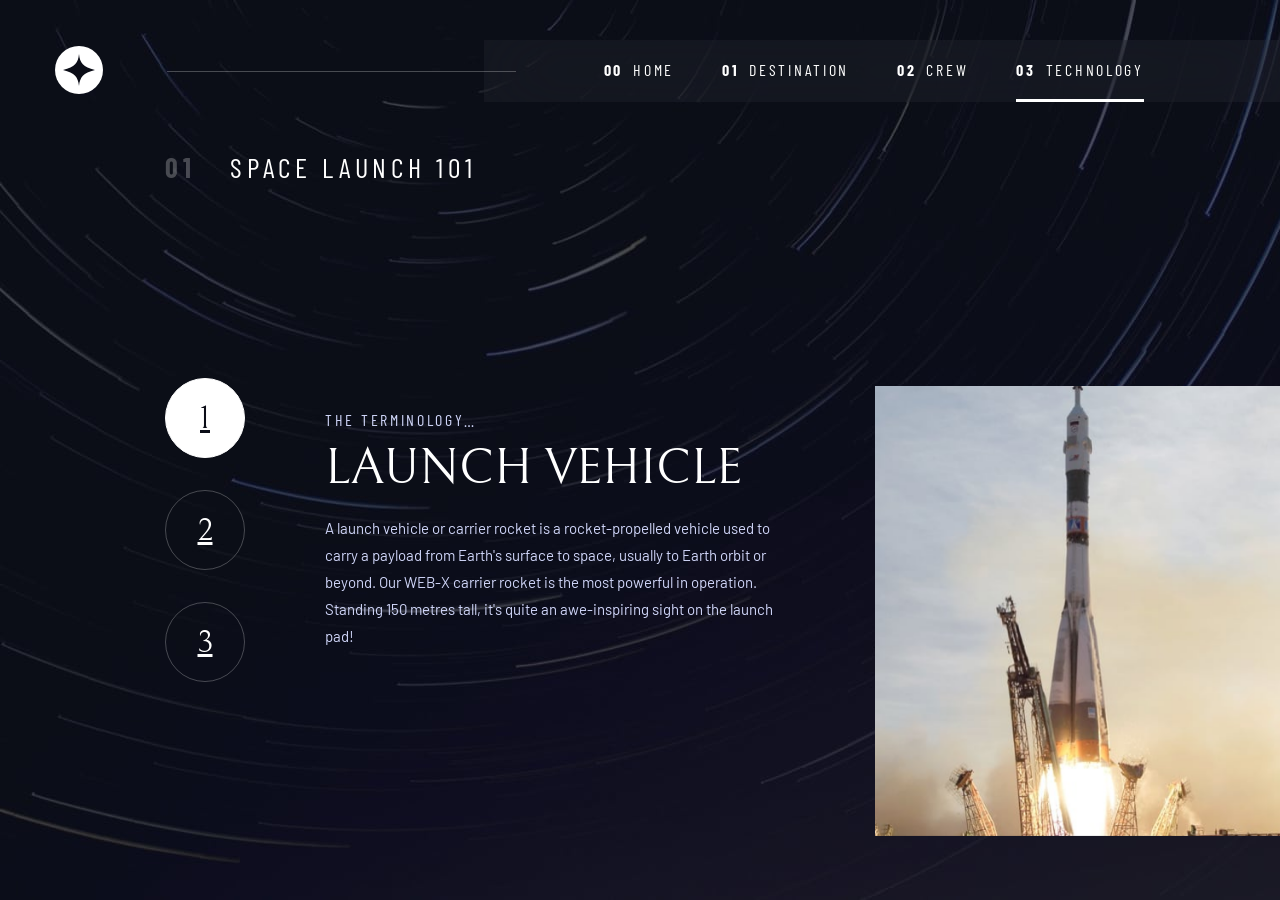
<file: Space-tourism/technology-vehicle.html>
<!DOCTYPE html>
<html lang="en">
<head>
  <meta charset="UTF-8" />
  <meta name="viewport" content="width=device-width, initial-scale=1.0" />
  <title>Technology</title>
  <link rel="preconnect" href="https://fonts.googleapis.com" />
  <link rel="preconnect" href="https://fonts.gstatic.com" crossorigin />
  <link href="https://fonts.googleapis.com/css2?family=Barlow:wght@400&family=Barlow+Condensed:wght@400;700&family=Bellefair&display=swap" rel="stylesheet" />
  <link rel="stylesheet" href="css/technology.css" />
  <link rel="stylesheet" href="css/site.css" />
</head>
<body>
  <header class="header">
    <a href="index.html" class="logo" aria-label="Home">
      <svg viewBox="0 0 48 48" width="48" height="48" aria-hidden="true">
        <circle cx="24" cy="24" r="24" fill="#fff" />
        <path d="M24 8c1 9 4 13 16 16-12 3-15 7-16 16-1-9-4-13-16-16 12-3 15-7 16-16Z" fill="#0b0d17" />
      </svg>
    </a>
    <span class="line"></span>
    <nav class="nav" aria-label="Primary">
      <ul>
        <li><a href="index.html"><b>00</b> Home</a></li>
        <li><a href="destination-mars.html"><b>01</b> Destination</a></li>
        <li><a href="crew-engineer.html"><b>02</b> Crew</a></li>
        <li><a href="technology-vehicle.html" class="active"><b>03</b> Technology</a></li>
      </ul>
    </nav>
  </header>

  <main class="tech">
    <h2 class="page-title"><span>01</span> Space launch 101</h2>

    <div class="content">
      <div class="steps" aria-label="Technology">
        <a href="technology-vehicle.html" class="step active">1</a>
        <a href="technology-spaceport.html" class="step">2</a>
        <a href="technology-capsule.html" class="step">3</a>
      </div>

      <section class="text" id="tech-text">
        <h4 class="label">The terminology…</h4>
        <h1 class="title" id="title">Launch vehicle</h1>
        <p class="desc" id="desc">
          A launch vehicle or carrier rocket is a rocket-propelled vehicle
          used to carry a payload from Earth's surface to space, usually to
          Earth orbit or beyond. Our WEB-X carrier rocket is the most powerful
          in operation. Standing 150 metres tall, it's quite an awe-inspiring
          sight on the launch pad!
        </p>
      </section>

      <div class="picture" id="picture">
        <img id="tech-img" src="assets/images/technology/image-launch-vehicle-portrait.jpg" alt="Launch vehicle" />
      </div>
    </div>
  </main>

  <script src="js/site.js" defer></script>
</body>
</html>
</file>
<file: Space-tourism/css/style.css>
* {
  margin: 0;
  padding: 0;
  box-sizing: border-box;
}

:root {
  --dark: #0b0d17;
  --blue: #d0d6f9;
  --white: #fff;
}

body {
  min-height: 100vh;
  display: flex;
  flex-direction: column;
  color: var(--white);
  font-family: "Barlow", sans-serif;
  background: url("../assets/backgrounds/background-home-desktop.jpg") center / cover no-repeat;
  /* Later, replace the line above with:
     background: url("space.jpg") center/cover no-repeat; */
}

/* Header */
.header {
  display: flex;
  align-items: center;
  padding-top: 40px;
  padding-left: 55px;
}

.line {
  flex: 1;
  height: 1px;
  margin-left: 64px;
  margin-right: -32px;
  background: rgba(255, 255, 255, 0.25);
  position: relative;
  z-index: 1;
}

.nav {
  margin-left: auto;
  width: 65%;
  padding: 0 0 0 120px;
  background: rgba(255, 255, 255, 0.04);
  backdrop-filter: blur(40px);
}

.nav ul {
  display: flex;
  gap: 48px;
  list-style: none;
 ;
}

.nav a {
  display: flex;
  padding: 20px 0;
  color: var(--white);
  text-decoration: none;
  text-transform: uppercase;
  font-family: "Barlow Condensed", sans-serif;
  font-size: 16px;
  letter-spacing: 2.7px;
  border-bottom: 3px solid transparent;
}

.nav a b {
  margin-right: 10px;
  font-weight: 700;
}

.nav a:hover {
  border-bottom-color: rgba(255, 255, 255, 0.5);
}

.nav a.active {
  border-bottom-color: var(--white);
}

/* Hero */
.hero {
  flex: 1;
  display: flex;
  align-items: flex-end;
  justify-content: space-between;
  gap: 40px;
  padding: 0 165px 130px;
}

.hero-text {
  max-width: 450px;
}

.hero-text h5 {
  font-family: "Barlow Condensed", sans-serif;
  font-weight: 400;
  font-size: 17px;
  letter-spacing: 4.7px;
  text-transform: uppercase;
  color: var(--blue);
}

.hero-text h1 {
  margin: 24px 0;
  font-family: "Bellefair", serif;
  font-weight: 400;
  font-size: 120px;
  line-height: 1;
  text-transform: uppercase;
}

.hero-text p {
  font-size: 18px;
  line-height: 1.8;
  color: var(--blue);
  font-size: 15px;
}

/* Explore button */
.explore {
  display: grid;
  place-items: center;
  flex-shrink: 0;
  width: 274px;
  height: 274px;
  border-radius: 50%;
  background: var(--white);
  color: var(--dark);
  text-decoration: none;
  text-transform: uppercase;
  font-family: "Bellefair", serif;
  font-size: 32px;
  letter-spacing: 2px;
  position: relative;
  z-index: 1;
}

/* Halo that grows on hover */
.explore::after {
  content: "";
  position: absolute;
  inset: 0;
  border-radius: 50%;
  background: rgba(255, 255, 255, 0.1);
  z-index: -1;
  transition: transform 0.4s ease;
}

.explore:hover::after {
  transform: scale(1.5);
}

/* Tablet */
@media (max-width: 1000px) {
  .header {
    padding-left: 24px;
  }
  .nav {
    padding-left: 48px;
    width: 70%;
  }
  .nav ul {
    gap: 28px;
  }
  .hero {
    flex-direction: column;
    align-items: center;
    justify-content: center;
    padding: 60px 24px;
    text-align: center;
  }
  .hero-text h1 {
    font-size: 96px;
  }
  .explore {
    width: 200px;
    height: 200px;
    font-size: 24px;
  }
}

/* Mobile */
@media (max-width: 600px) {
  body {
    background-image: url("../assets/backgrounds/background-home-mobile.jpg");
  }

  .line {
    display: none;
  }
  .header {
    justify-content: space-between;
    padding: 24px;
  }
  .nav {
    width: auto;
    padding: 0;
    background: none;
    backdrop-filter: none;
  }
  .nav a {
    padding: 8px 0;
    font-size: 12px;
  }
  .nav a b {
    display: none;
  }
  .nav ul {
    gap: 16px;
  }
  .hero-text h5 {
    font-size: 16px;
  }
  .hero-text h1 {
    font-size: 80px;
  }
  .hero-text p {
    font-size: 15px;
  }
}
</file>
<file: Space-tourism/css/site.css>
.header {
  position: relative;
  z-index: 5;
}

.menu-toggle {
  display: none;
  align-items: center;
  gap: 10px;
  min-width: 44px;
  min-height: 44px;
  border: 1px solid rgba(255, 255, 255, 0.35);
  padding: 10px 12px;
  background: transparent;
  color: #fff;
  font-family: "Barlow Condensed", sans-serif;
  font-size: 12px;
  letter-spacing: 2px;
  text-transform: uppercase;
  cursor: pointer;
}

.menu-toggle:focus-visible {
  outline: 2px solid #fff;
  outline-offset: 4px;
}

.menu-toggle-icon {
  display: grid;
  gap: 5px;
  width: 20px;
}

.menu-toggle-icon span {
  display: block;
  height: 1px;
  background: #fff;
  transition: transform 180ms ease, opacity 180ms ease;
}

.crew .photo {
  display: flex;
  align-items: center;
  justify-content: center;
  gap: clamp(12px, 2vw, 28px);
}

.crew-arrow {
  display: grid;
  flex: 0 0 44px;
  place-items: center;
  width: 44px;
  height: 44px;
  border: 1px solid rgba(255, 255, 255, 0.45);
  border-radius: 50%;
  color: #fff;
  font-family: "Bellefair", serif;
  font-size: 38px;
  line-height: 1;
  text-decoration: none;
  transition: color 180ms ease, background-color 180ms ease, transform 180ms ease;
}

.crew-arrow:hover {
  transform: scale(1.08);
  background: #fff;
  color: #0b0d17;
}

.crew-arrow:focus-visible {
  outline: 2px solid #fff;
  outline-offset: 4px;
}

.menu-toggle[aria-expanded="true"] .menu-toggle-icon span:first-child {
  transform: translateY(6px) rotate(45deg);
}

.menu-toggle[aria-expanded="true"] .menu-toggle-icon span:nth-child(2) {
  opacity: 0;
}

.menu-toggle[aria-expanded="true"] .menu-toggle-icon span:last-child {
  transform: translateY(-6px) rotate(-45deg);
}

@media (max-width: 1000px) and (min-width: 601px) {
  .header {
    gap: 24px;
    padding-right: 24px;
  }

  .header .line {
    display: none;
  }

  .header .nav {
    flex: 1;
    width: auto;
    margin-left: auto;
    padding: 0 24px;
  }

  .header .nav ul {
    justify-content: space-between;
    gap: 12px;
  }

  .header .nav a {
    font-size: 14px;
    letter-spacing: 1.8px;
  }

  .header .nav a b {
    margin-right: 6px;
  }
}

@media (max-width: 600px) {
  .menu-toggle {
    display: inline-flex;
  }

  .crew .photo {
    width: 100%;
    gap: 8px;
  }

  .crew .photo img {
    height: min(280px, 65vw);
    max-width: calc(100% - 104px);
    min-width: 0;
  }

  html.js .nav {
    position: absolute;
    top: calc(100% + 12px);
    right: 24px;
    z-index: 10;
    width: min(80vw, 280px);
    padding: 12px 24px;
    background: rgba(11, 13, 23, 0.96);
    backdrop-filter: blur(24px);
  }

  html.js .nav:not(.is-open) {
    display: none;
  }

  html.js .nav ul {
    flex-direction: column;
    gap: 0;
  }

  html.js .nav a {
    padding: 12px 0;
    font-size: 14px;
  }

  html.js .nav a b {
    display: inline;
  }
}

@media (prefers-reduced-motion: reduce) {
  *,
  *::before,
  *::after {
    scroll-behavior: auto !important;
    animation-duration: 0.01ms !important;
    animation-iteration-count: 1 !important;
    transition-duration: 0.01ms !important;
  }
}

@keyframes planet-drift {
  0%,
  100% {
    transform: translateY(0) rotate(0);
  }

  50% {
    transform: translateY(-10px) rotate(1deg);
  }
}

@media (hover: hover) and (prefers-reduced-motion: no-preference) {
  .planet img {
    transition: transform 700ms cubic-bezier(0.16, 1, 0.3, 1);
  }

  .planet img:hover {
    animation: planet-drift 2.8s ease-in-out infinite;
  }
}
</file>
<file: Space-tourism/css/crew.css>
* {
  margin: 0;
  padding: 0;
  box-sizing: border-box;
}

:root {
  --dark: #0b0d17;
  --blue: #d0d6f9;
  --white: #fff;
}

body {
  min-height: 100vh;
  display: flex;
  flex-direction: column;
  color: var(--white);
  font-family: "Barlow", sans-serif;
  background: url("../assets/backgrounds/background-crew-desktop.jpg") center / cover no-repeat;
  /* Later: background: url("crew-bg.jpg") center/cover no-repeat; */
}

/* Header */
.header {
  display: flex;
  align-items: center;
  padding-top: 40px;
  padding-left: 55px;
}

.line {
  flex: 1;
  height: 1px;
  margin-left: 64px;
  margin-right: -32px;
  background: rgba(255, 255, 255, 0.25);
  position: relative;
  z-index: 1;
}

.nav {
  margin-left: auto;
  width: 65%;
  padding: 0 0 0 120px;
  background: rgba(255, 255, 255, 0.04);
  backdrop-filter: blur(40px);
}

.nav ul {
  display: flex;
  gap: 48px;
  list-style: none;
 ;
}

.nav a {
  display: flex;
  padding: 20px 0;
  color: var(--white);
  text-decoration: none;
  text-transform: uppercase;
  font-family: "Barlow Condensed", sans-serif;
  font-size: 16px;
  letter-spacing: 2.7px;
  border-bottom: 3px solid transparent;
}

.nav a b {
  margin-right: 10px;
  font-weight: 700;
}

.nav a:hover {
  border-bottom-color: rgba(255, 255, 255, 0.5);
}

.nav a.active {
  border-bottom-color: var(--white);
}

/* Crew */
.crew {
  flex: 1;
  display: flex;
  flex-direction: column;
  padding: 48px 0 0 165px;
}

.page-title {
  font-family: "Barlow Condensed", sans-serif;
  font-weight: 400;
  font-size: 28px;
  letter-spacing: 4.7px;
  text-transform: uppercase;
}

.page-title span {
  margin-right: 24px;
  font-weight: 700;
  color: rgba(255, 255, 255, 0.25);
}

.content {
  flex: 1;
  display: flex;
  justify-content: space-between;
  align-items: flex-end;
  gap: 40px;
}

/* Text column */
.text {
  max-width: 444px;
  padding-bottom: 80px;
  align-self: center;
  margin-top: 150px;
}

.role {
  font-family: "Bellefair", serif;
  font-weight: 400;
  font-size: 32px;
  text-transform: uppercase;
  color: rgba(255, 255, 255, 0.5);
}

.name {
  margin: 15px 0;
  font-family: "Bellefair", serif;
  font-weight: 400;
  font-size: 40px;
  line-height: 1.15;
  text-transform: uppercase;
}

.bio {
  font-size: 15px;
  line-height: 1.8;
  color: var(--blue);
}

/* Dots */
.dots {
  display: flex;
  gap: 15px;
  margin-top: 90px;
  
}

.dot {
  width: 10px;
  height: 10px;
  border: none;
  border-radius: 50%;
  background: rgba(255, 255, 255, 0.17);
  cursor: pointer;
  transition: background 0.3s;
}

.dot:hover {
  background: rgba(255, 255, 255, 0.5);
}

.dot.active {
  background: var(--white);
}

/* Photo: sits on the bottom edge */
.photo {
  align-self: flex-end;
  margin-right: 8vw;
}

.photo img {
  display: block;
  height: min(70vh, 680px);
  width: auto;
  max-width: 100%;
}

/* Fade effect used by the JavaScript */
.text,
.photo {
  transition: opacity 0.25s ease;
}

.text.fade,
.photo.fade {
  opacity: 0;
}

/* Tablet */
@media (max-width: 1000px) {
  .header { padding-left: 24px; }
  .nav { width: 70%; padding-left: 48px; }
  .nav ul { gap: 28px; }

  .crew {
    padding: 40px 24px 0;
    text-align: center;
  }

  .content {
    flex-direction: column-reverse;
    align-items: center;
    gap: 24px;
  }

  .text {
    padding-bottom: 0;
    align-self: auto;
  }

  .dots {
    justify-content: center;
    margin-top: 32px;
  }

  .photo { margin-right: 0; }
  .photo img { height: 360px; }
}

/* Mobile */
@media (max-width: 600px) {
  body { background-image: url("../assets/backgrounds/background-crew-mobile.jpg"); }
  .line { display: none; }
  .header { justify-content: space-between; padding: 24px; }
  .nav { width: auto; padding: 0; background: none; backdrop-filter: none; }
  .nav a { padding: 8px 0; font-size: 12px; }
  .nav a b { display: none; }
  .nav ul { gap: 16px; }

  .page-title { font-size: 18px; letter-spacing: 3px; }
  .role { font-size: 20px; }
  .name { font-size: 32px; }
  .bio { font-size: 15px; }
  .photo img { height: 280px; }
}
</file>
<file: Space-tourism/css/destination-mars.css>
* {
  margin: 0;
  padding: 0;
  box-sizing: border-box;
}

:root {
  --dark: #0b0d17;
  --blue: #d0d6f9;
  --white: #fff;
}

body {
  min-height: 100vh;
  display: flex;
  flex-direction: column;
  color: var(--white);
  font-family: "Barlow", sans-serif;
  background: url("../assets/backgrounds/background-destination-desktop.jpg") center / cover no-repeat;
  /* Later: background: url("destination-bg.jpg") center/cover no-repeat; */
}

/* Header */
.header {
  display: flex;
  align-items: center;
  padding-top: 40px;
  padding-left: 55px;
}

.line {
  flex: 1;
  height: 1px;
  margin-left: 64px;
  margin-right: -32px;
  background: rgba(255, 255, 255, 0.25);
  position: relative;
  z-index: 1;
}

.nav {
  margin-left: auto;
  width: 65%;
  padding: 0 0 0 120px;
  background: rgba(255, 255, 255, 0.04);
  backdrop-filter: blur(40px);
}

.nav ul {
  display: flex;
  gap: 48px;
  list-style: none;
 ;
}

.nav a {
  display: flex;
  padding: 20px 0;
  color: var(--white);
  text-decoration: none;
  text-transform: uppercase;
  font-family: "Barlow Condensed", sans-serif;
  font-size: 16px;
  letter-spacing: 2.7px;
  border-bottom: 3px solid transparent;
}

.nav a b {
  margin-right: 10px;
  font-weight: 700;
}

.nav a:hover {
  border-bottom-color: rgba(255, 255, 255, 0.5);
}

.nav a.active {
  border-bottom-color: var(--white);
}
/* Destination */
.destination {
  flex: 1;
  padding: 48px 165px 64px;
  margin-top: 60px;
}

.page-title {
  font-family: "Barlow Condensed", sans-serif;
  font-weight: 400;
  font-size: 20px;
  letter-spacing: 4.7px;
  text-transform: uppercase;
}

.page-title span {
  margin-right: 24px;
  font-weight: 700;
  color: rgba(255, 255, 255, 0.25);
}

.content {
  display: flex;
  align-items: center;
  justify-content: space-between;
  gap: 60px;
  margin-top: 40px;
}

.planet img {
  display: block;
  width: 445px;
  max-width: 100%;
}

.info {
  width: 445px;
  max-width: 100%;
}

/* Tabs */
.tabs {
  display: flex;
  gap: 35px;
  list-style: none;
}

.tabs a {
  display: block;
  padding-bottom: 12px;
  color: var(--blue);
  text-decoration: none;
  text-transform: uppercase;
  font-family: "Barlow Condensed", sans-serif;
  font-size: 16px;
  letter-spacing: 2.7px;
  border-bottom: 3px solid transparent;
}

.tabs a:hover {
  border-bottom-color: rgba(255, 255, 255, 0.5);
}

.tabs a.active {
  color: var(--white);
  border-bottom-color: var(--white);
}

/* Text */
.info h1 {
  margin: 20px 0 14px;
  font-family: "Bellefair", serif;
  font-weight: 400;
  font-size: 90px;
  line-height: 1.1;
  text-transform: uppercase;
}

.info p {
  font-size: 14px;
  line-height: 1.8;
  color: var(--blue);
}

/* Stats */
.stats {
  display: flex;
  gap: 80px;
  margin-top: 54px;
  padding-top: 28px;
  border-top: 1px solid rgba(255, 255, 255, 0.25);
}

.label {
  display: block;
  margin-bottom: 12px;
  font-family: "Barlow Condensed", sans-serif;
  font-size: 14px;
  letter-spacing: 2.4px;
  text-transform: uppercase;
  color: var(--blue);
}

.value {
  font-family: "Bellefair", serif;
  font-size: 28px;
  text-transform: uppercase;
}

/* Tablet */
@media (max-width: 1000px) {
  .header { padding-left: 24px; }
  .nav { width: 70%; padding-left: 48px; }
  .nav ul { gap: 28px; }

  .destination { padding: 40px 24px; text-align: center; }

  .content {
    flex-direction: column;
    gap: 40px;
  }

  .planet img { width: 300px; }
  .tabs { justify-content: center; }
  .stats { justify-content: center; }
}

/* Mobile */
@media (max-width: 600px) {
  body { background-image: url("../assets/backgrounds/background-destination-mobile.jpg"); }
  .line { display: none; }
  .header { justify-content: space-between; padding: 24px; }
  .nav { width: auto; padding: 0; background: none; backdrop-filter: none; }
  .nav a { padding: 8px 0; font-size: 12px; }
  .nav a b { display: none; }
  .nav ul { gap: 16px; }

  .page-title { font-size: 18px; letter-spacing: 3px; }
  .planet img { width: 170px; }
  .info h1 { font-size: 56px; }
  .info p { font-size: 15px; }
  .stats { flex-direction: column; gap: 28px; }
}
</file>
<file: Space-tourism/css/technology.css>
* {
  margin: 0;
  padding: 0;
  box-sizing: border-box;
}

:root {
  --dark: #0b0d17;
  --blue: #d0d6f9;
  --white: #fff;
}

body {
  min-height: 100vh;
  display: flex;
  flex-direction: column;
  overflow-x: hidden;
  color: var(--white);
  font-family: "Barlow", sans-serif;
  background: url("../assets/backgrounds/background-technology-desktop.jpg") center / cover no-repeat;
  /* Later: background: url("technology-bg.jpg") center/cover no-repeat; */
}

/* Header */
.header {
  display: flex;
  align-items: center;
  padding-top: 40px;
  padding-left: 55px;
}

.line {
  flex: 1;
  height: 1px;
  margin-left: 64px;
  margin-right: -32px;
  background: rgba(255, 255, 255, 0.25);
  position: relative;
  z-index: 1;
}

.nav {
  margin-left: auto;
  width: 65%;
  padding: 0 0 0 120px;
  background: rgba(255, 255, 255, 0.04);
  backdrop-filter: blur(40px);
}

.nav ul {
  display: flex;
  gap: 48px;
  list-style: none;
 ;
}

.nav a {
  display: flex;
  padding: 20px 0;
  color: var(--white);
  text-decoration: none;
  text-transform: uppercase;
  font-family: "Barlow Condensed", sans-serif;
  font-size: 16px;
  letter-spacing: 2.7px;
  border-bottom: 3px solid transparent;
}

.nav a b {
  margin-right: 10px;
  font-weight: 700;
}

.nav a:hover {
  border-bottom-color: rgba(255, 255, 255, 0.5);
}

.nav a.active {
  border-bottom-color: var(--white);
}
/* Page */
.tech {
  flex: 1;
  display: flex;
  flex-direction: column;
  padding: 48px 0 64px 165px;
}

.page-title {
  font-family: "Barlow Condensed", sans-serif;
  font-weight: 400;
  font-size: 28px;
  letter-spacing: 4.7px;
  text-transform: uppercase;
}

.page-title span {
  margin-right: 24px;
  font-weight: 700;
  color: rgba(255, 255, 255, 0.25);
}

.content {
  flex: 1;
  display: flex;
  align-items: center;
  gap: 80px;
  margin-top: 40px;
}

/* Number buttons */
.steps {
  display: flex;
  flex-direction: column;
  gap: 32px;
}

.step {
  display: flex;
  align-items: center;
  justify-content: center;
  width: 80px;
  height: 80px;
  border-radius: 50%;
  border: 1px solid rgba(255, 255, 255, 0.25);
  background: transparent;
  color: var(--white);
  font-family: "Bellefair", serif;
  font-size: 32px;
  cursor: pointer;
  transition: background 0.3s, color 0.3s, border-color 0.3s;
}

.step:hover {
  border-color: var(--white);
}

.step.active {
  background: var(--white);
  color: var(--dark);
  border-color: var(--white);
}

/* Text */
.text {
  max-width: 470px;
}

.label {
  font-family: "Barlow Condensed", sans-serif;
  font-weight: 400;
  font-size: 16px;
  letter-spacing: 2.7px;
  text-transform: uppercase;
  color: var(--blue);
}

.title {
  margin: 11px 0 17px;
  font-family: "Bellefair", serif;
  font-weight: 400;
  font-size: 50px;
  line-height: 1.15;
  text-transform: uppercase;
}

.desc {
  font-size: 15px;
  line-height: 1.8;
  color: var(--blue);
}

/* Picture sits flush against the right edge */
.picture {
  flex: 1;
  align-self: flex-end;
}

.picture img {
  display: block;
  width: 100%;
  max-width: 515px;
  height: 450px;
  margin-left: auto;
  object-fit: cover;
}

/* Fade effect used by the JavaScript */
.text,
.picture {
  transition: opacity 0.25s ease;
}

.text.fade,
.picture.fade {
  opacity: 0;
}

/* Tablet */
@media (max-width: 1000px) {
  .header { padding-left: 24px; }
  .nav { width: 70%; padding-left: 48px; }
  .nav ul { gap: 28px; }

  .tech {
    padding: 40px 0 48px;
    text-align: center;
  }

  .page-title { padding: 0 24px; }

  .content {
    flex-direction: column;
    gap: 32px;
  }

  /* Image on top, buttons in a row, text below */
  .picture { order: 1; align-self: stretch; width: 100%; }
  .picture img { max-width: none; height: 300px; }
  .steps { order: 2; flex-direction: row; gap: 16px; }
  .step { width: 56px; height: 56px; font-size: 22px; }
  .text { order: 3; padding: 0 24px; }
}

/* Mobile */
@media (max-width: 600px) {
  body { background-image: url("../assets/backgrounds/background-technology-mobile.jpg"); }
  .line { display: none; }
  .header { justify-content: space-between; padding: 24px; }
  .nav { width: auto; padding: 0; background: none; backdrop-filter: none; }
  .nav a { padding: 8px 0; font-size: 12px; }
  .nav a b { display: none; }
  .nav ul { gap: 16px; }

  .page-title { font-size: 18px; letter-spacing: 3px; }
  .picture img { height: 190px; }
  .step { width: 40px; height: 40px; font-size: 16px; }
  .title { font-size: 28px; }
  .desc { font-size: 15px; }
}
</file>
